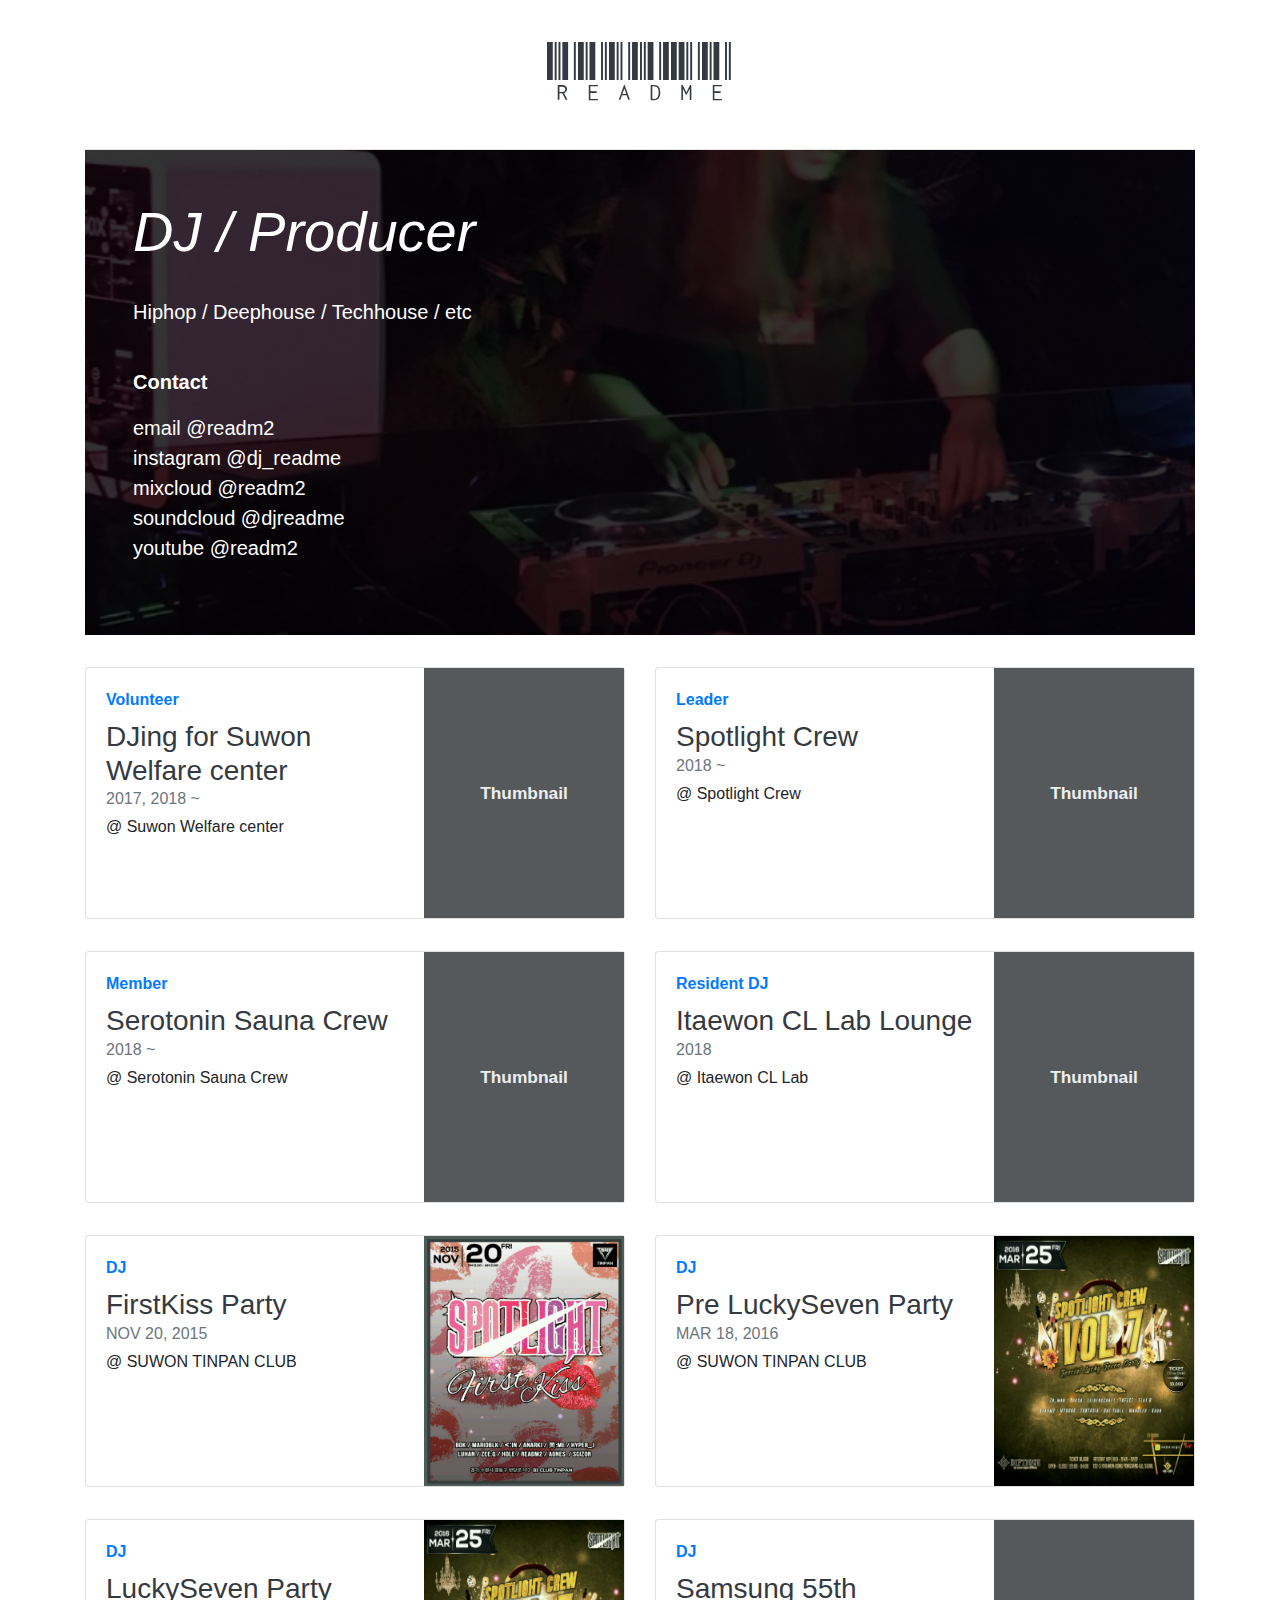
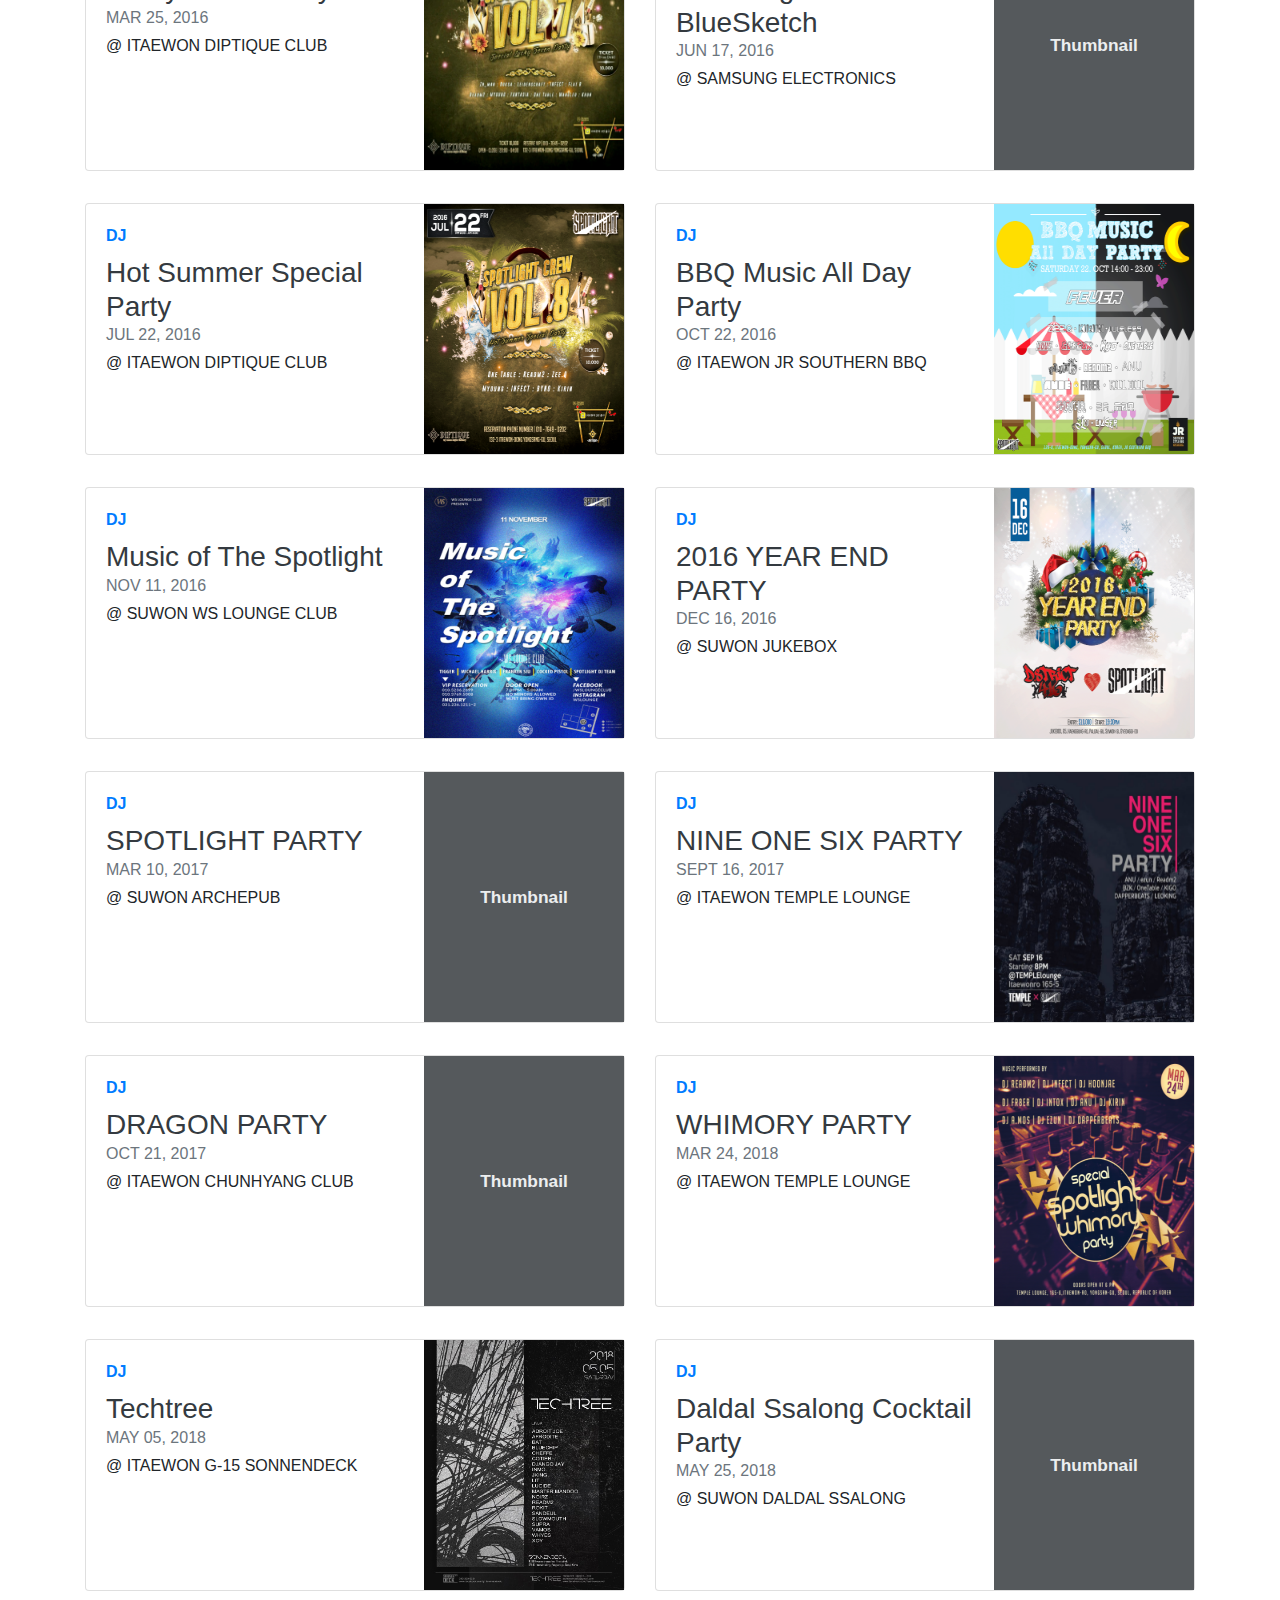
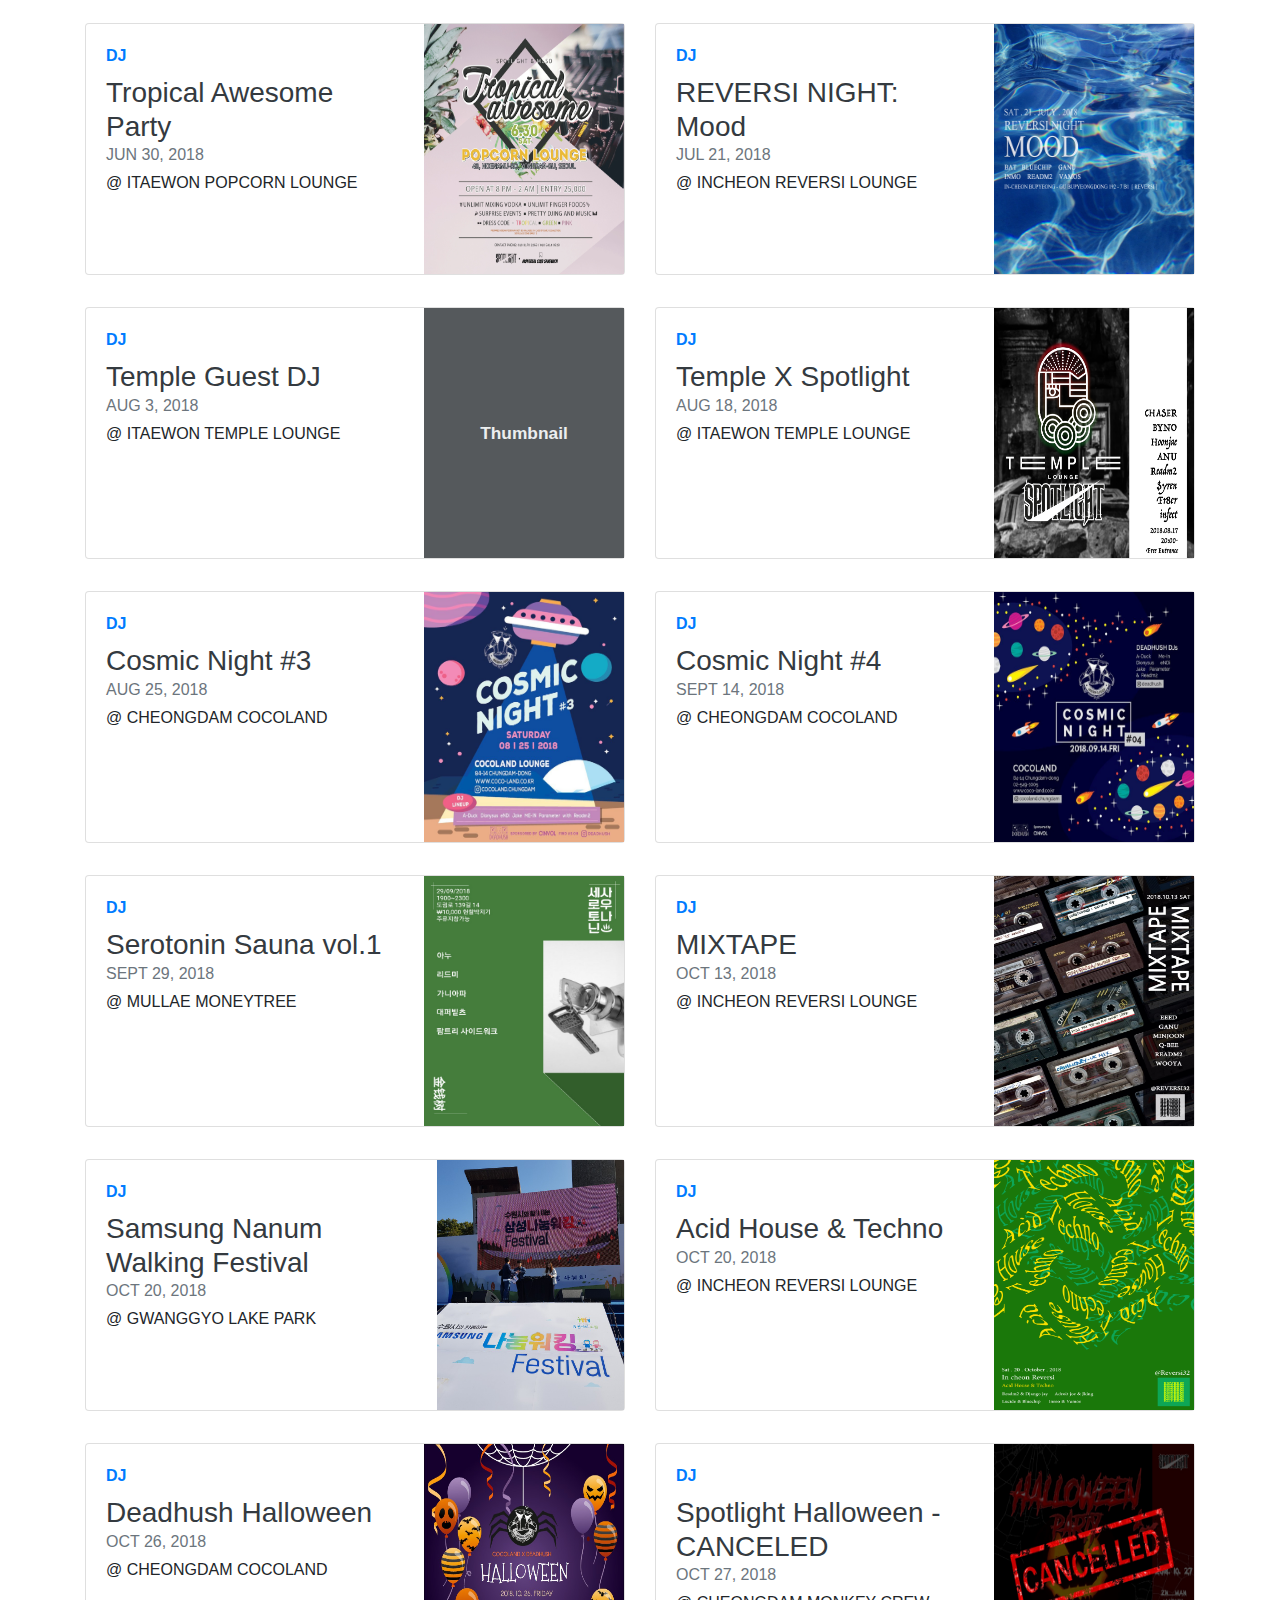
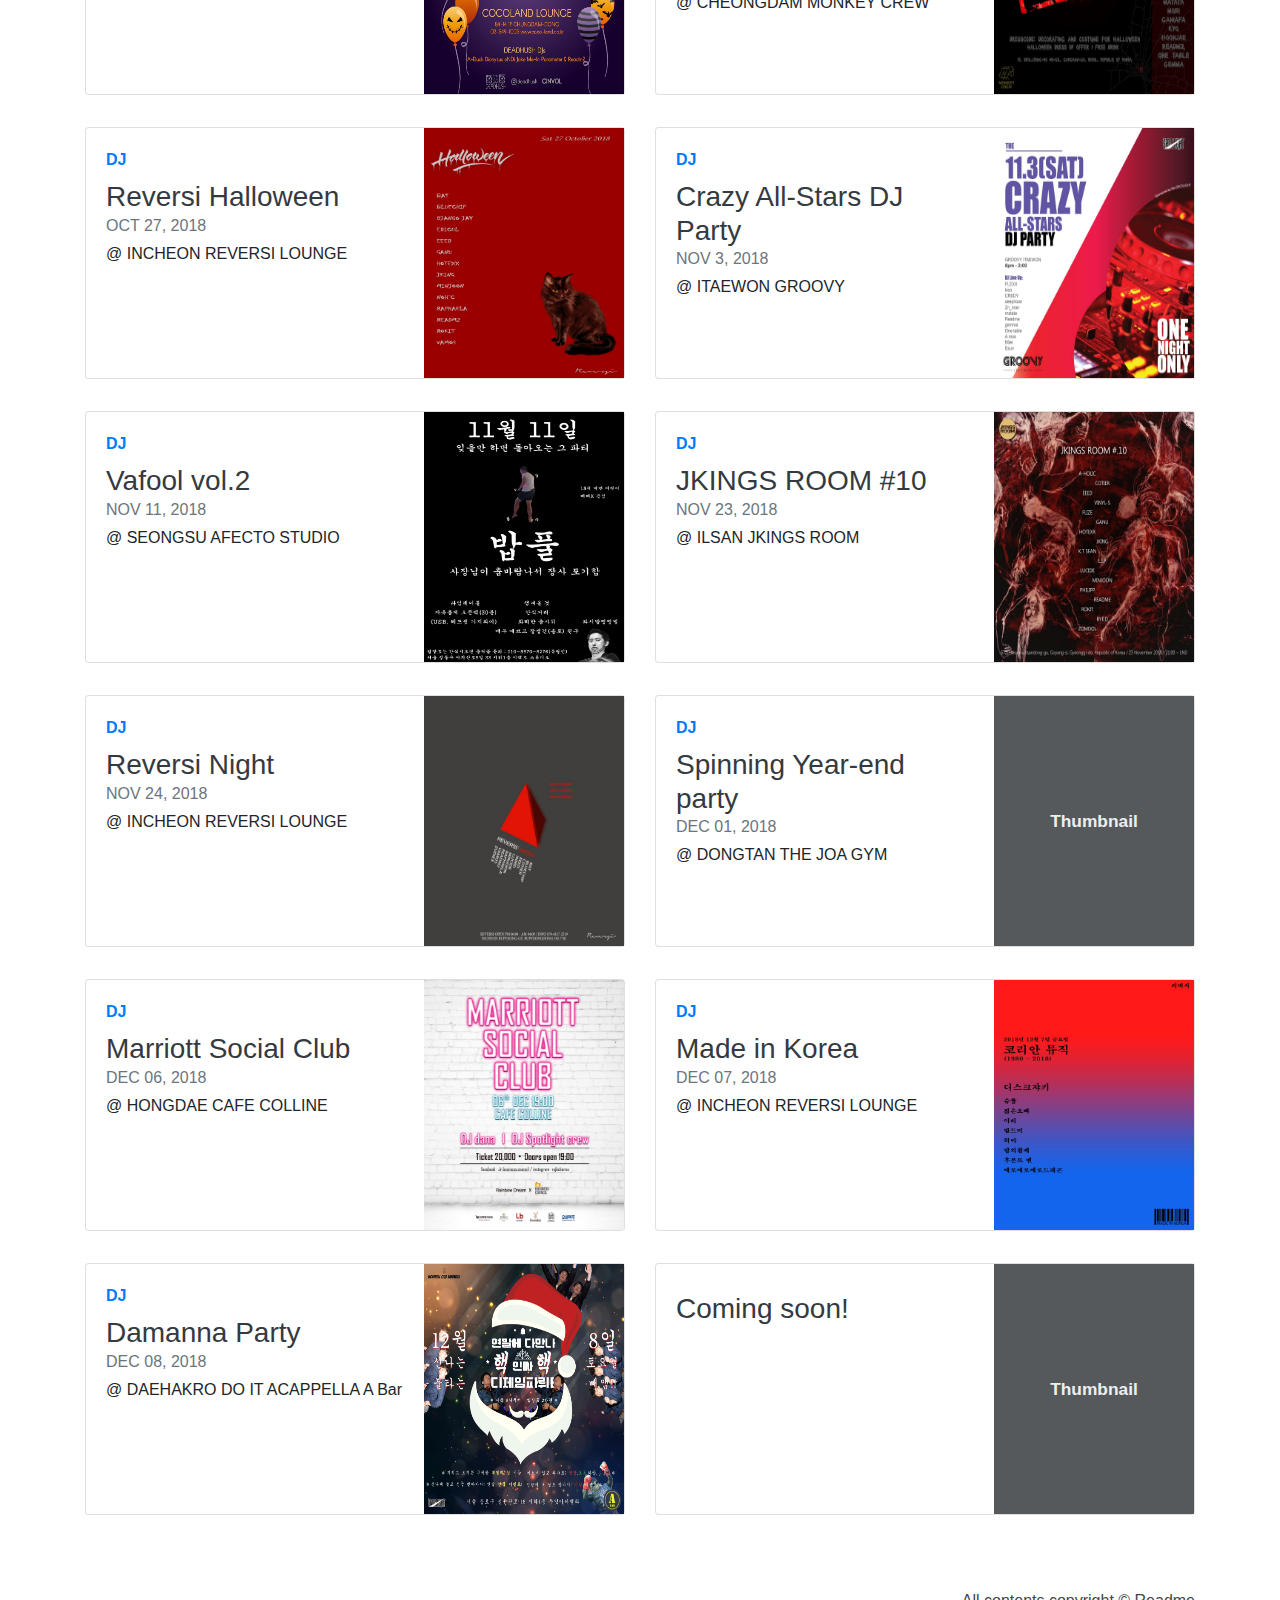
<file: readm2/index.html>
<!doctype html>
<html lang="en">
    <head>
        <meta charset="utf-8">
        <meta name="viewport" content="width=device-width, initial-scale=1, shrink-to-fit=no">
        <meta name="author" content="prozanne">

        <title>DJ Readme</title>

        <link href="lib/bootstrap.min.css" rel="stylesheet">
        <link href="style.css" rel="stylesheet">
        <link href="https://fonts.googleapis.com/css?family=Libre+Barcode+39+Text" rel="stylesheet">
        <script type="text/javascript" src="resource/discography.js"></script>
        <script type="text/javascript" src="main.js"></script>
    </head>
    <body>
        <div class="container">
            <header class="page-header py-3">
                <div class="page-header-container row flex-nowrap justify-content-between align-items-center">
                    <div class="col-12 text-center">
                        <a class="page-header-logo text-dark">Readme</a>
                    </div>
                </div>
            </header>

            <div class="jumbotron text-white bg-dark p-0">
                <div class="body-container row p-0 m-0">
    				<div class="text-container col-md-12 p-5">
    					<h1 class="display-4 font-italic">DJ / Producer</h1>
                        <br>
                        <p class="lead mb-0 text-white">Hiphop / Deephouse / Techhouse / etc</p>
                        <br>
    					<p class="lead my-3 font-weight-bold">Contact</p>
                        <p class="lead mb-0"><a class="text-white" target="_blank" href="mailto:djreadm2@gmail.com">email @readm2</a></p>
                        <p class="lead mb-0"><a class="text-white" target="_blank" href="https://www.instagram.com/dj_readme/">instagram @dj_readme</a></p>
                        <p class="lead mb-0"><a class="text-white" target="_blank" href="https://www.mixcloud.com/readm2/">mixcloud @readm2</a></p>
                        <p class="lead mb-0"><a class="text-white" target="_blank" href="https://soundcloud.com/djreadme">soundcloud @djreadme</a></p>
                        <p class="lead mb-0"><a class="text-white" target="_blank" href="https://www.youtube.com/channel/UCqrFvoJzfbRSpQE88_8oazw">youtube @readm2</a></p>
                        <br>
    				</div>
                    <!-- <div class="col-md-4 page-full-img"></div> -->
                </div>
			</div>

            <div id="fullContainer" class="full-container">
            </div>

            <footer>
    			<p>All contents copyright &copy; Readme</p>
    		</footer>
        </div>
    </body>
</html>
</file>
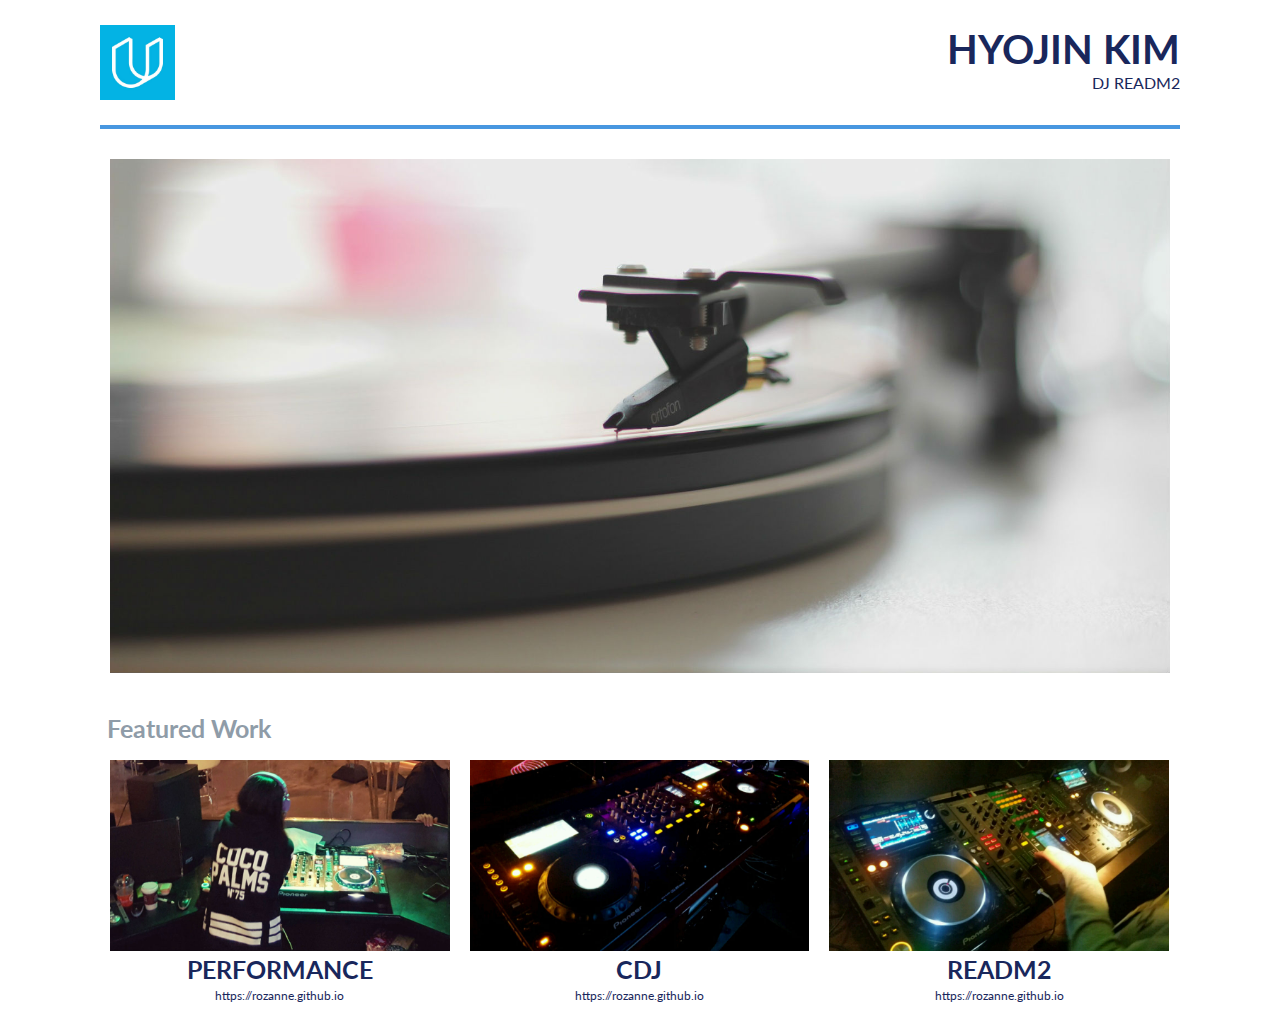
<file: udacity/portfolio/index.html>
<!DOCTYPE html>
<html>
<head>
	<meta name="viewport" content="width=device-width, minimum-scale=1.0, initial-scale=1.0, user-scalable=yes">
	<meta charset="utf-8">
	<link rel="stylesheet" href="https://fonts.googleapis.com/css?family=Lato">
	<link rel="stylesheet" href="css/main.css">
	<title>DJ READM2</title>
</head>
<body>
	<header class="hr-rule">
		<picture>
			<source media="(min-width: 500px)" srcset="image/udacity_logo.jpg">
			<img src="image/udacity_logo_small.jpg" alt="Udacity logo">
		</picture>
		<section class="header-text-section">
			<h1>HYOJIN KIM</h1>
			<p>DJ READM2</p>
		</section>
	</header>
	<article>
		<figure>
			<picture>
				<source media="(min-width: 500px)" srcset="image/main.jpg">
				<img src="image/main_small.jpg" alt="Main image which contains turn table">
			</picture>
		</figure>
		<h2>Featured Work</h2>
		<section class="body-content-section">
			<figure>
				<picture>
					<source media="(min-width: 500px)" srcset="image/dj_1.jpg">
					<img src="image/dj_1_small.jpg" alt="DJ Performance in the club">
				</picture>
				<h3>PERFORMANCE</h3>
				<a href="https://rozanne.github.io" target="_blank">https://rozanne.github.io</a>
			</figure>
			<figure>
				<picture>
					<source media="(min-width: 500px)" srcset="image/dj_2.jpg">
					<img src="image/dj_2_small.jpg" alt="Device for djing">
				</picture>
				<h3>CDJ</h3>
				<a href="https://rozanne.github.io" target="_blank">https://rozanne.github.io</a>
			</figure>
			<figure>
				<picture>
					<source media="(min-width: 500px)" srcset="image/dj_3.jpg">
					<img src="image/dj_3_small.jpg" alt="Device for djing with my hands">
				</picture>
				<h3>READM2</h3>
				<a href="https://rozanne.github.io" target="_blank">https://rozanne.github.io</a>
			</figure>
		</section>
	</article>
</body>
</html>
</file>
<file: readm2/style.css>
.full-container {
    width: 100%;
}

.body-container {
    background-image: url(resource/readm2.jpeg);
    background-position: right;
    background-repeat: no-repeat;
    background-size: cover;
}

.text-container {
    background-color: rgba(0, 0, 0, 0.8);
}

.page-header {
    height: 150px;
    line-height: 1px;
    border-bottom: 1px solid #e5e5e5;
}

.page-header-container {
    height: 100%;
}

.page-header-logo {
    font-family: 'Libre Barcode 39 Text', cursive;
    font-size: 4rem;
}

.page-full-img {
    background-image: url(resource/readm2.jpeg);
    background-size: cover;
}

.page-card-img {
    width: 200px;
    height: 250px;
}

.video {
  width: auto;
  height: 250px;
}

footer {
    text-align: right;
	margin-top: 50px;
	color: #454545;
}
</file>
<file: udacity/portfolio/css/main.css>
* {
	font-family: "Lato", sans-serif;
	margin: 0;
	padding: 0;
	overflow-x: hidden;
}

@media only screen and (min-width: 850px) {
	body {
		padding: 0 100px;
	}

	header {
		width: 100%;
		margin-top: 25px;
		height: 100px;
	}

	header > picture > img {
		float: left;
		width: 75px;
		height: 75px;
		overflow: hidden;
		vertical-align: center;
	}

	.header-text-section {
		float: right;
		text-align: right;
	}

	article > figure {
		margin: 30px 0;
		padding: 0 10px;
	}

	.body-content-section > figure {
		float: left;
		width: calc(33.3% - 20px);
		text-align: center;
		margin: 10px;
	}

	figure > picture > img {
		width: 100%;
	}

	.hr-rule {
		border-bottom: 4px solid #4897e0;
	}

	h1 {
		font-size: 40px;
		color: #19275c;
	}

	h2 {
		color: #8f9ca8;
		font-size: 25px;
		padding: 7px;
	}

	h3 {
		font-size: 25px;
		color: #19275c;
	}

	p {
		color: #19275c;
	}

	a {
		font-size: 12px;
		color: #19275c;
		text-decoration: none;
	}
}

@media only screen and (max-width: 849px) {
	body {
		padding: 0 10px;
	}

	header {
		width: 100%;
		height: 100px;
		margin-top: 25px;
		overflow: hidden;
	}

	header > picture > img {
		position: absolute;
		opacity: 0.5;
		z-index: -1;
		max-width: 75px;
		max-height: 75px;
	}

	.header-text-section {
		padding-top: 15px;
		width: 100%;
		float: left;
		text-align: center;
	}

	article > figure {
		margin: 30px 0;
		padding: 0 10px;
	}

	.body-content-section > figure {
		float: left;
		width: 100%;
		text-align: center;
		margin: 10px;
	}

	figure > picture > img {
		width: 100%;
	}

	.hr-rule {
		border-bottom: 4px solid #4897e0;
	}

	h1 {
		font-size: 40px;
		color: #19275c;
	}

	h2 {
		color: #8f9ca8;
		font-size: 25px;
		padding: 7px;
	}

	h3 {
		font-size: 25px;
		color: #19275c;
	}

	p {
		color: #19275c;
	}

	a {
		font-size: 12px;
		color: #19275c;
		text-decoration: none;
	}
}
</file>
